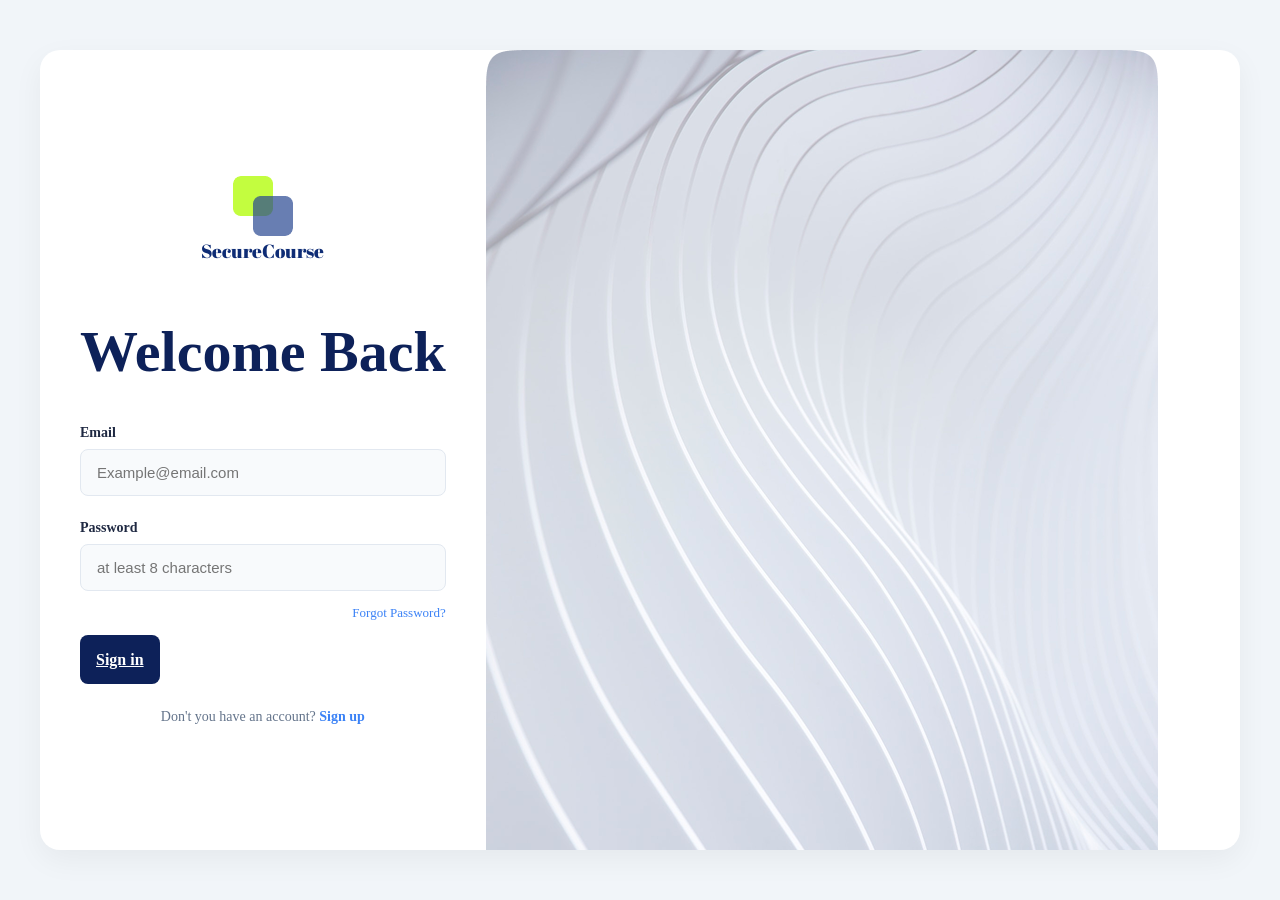
<file: attendance.html>
<!DOCTYPE html>
<html lang="en">

<head>
  <meta charset="UTF-8">
  <meta name="viewport" content="width=device-width, initial-scale=1.0">
  <title>SecureCourse - Attendance</title>
  <link rel="stylesheet" href="attendance.css">
  <link rel="icon" href="./image/secure_course_icon.png">
  <script defer src="attendance.js"></script>
</head>

<body>
  <!-- main container -->
  <div class="app-container">
    <aside class="sidebar">
      <div class="brand">
        <div class="brand-icon">
          <img src="./image/secure_course_logo.png" alt="logo">
        </div>
        <h2>SecureCourse</h2>
      </div>
      <!-- side bar -->
      <nav class="sidebar-nav">
        <a href="./dashboard.html" class="nav-item">
          <span class="icon"><img src="./image/symbols_dashboard.png" alt=""></span> Dashboard
        </a>
        <a href="./profile.html" class="nav-item">
          <span class="icon"><img src="./image/mdi_account-circle-outline.png" alt=""></span> Profile
        </a>
        <a href="./registration.html" class="nav-item">
          <span class="icon"><img src="./image/mdi_register-outline.png" alt=""></span> Registration
        </a>
        <a href="./timetable.html" class="nav-item">
          <span class="icon"><img src="./image/mdi_timetable.png" alt=""></span> Timetable
        </a>
        <a href="./attendance.html" class="nav-item active">
          <span class="icon"><img src="image/attendance.png" alt=""></span> Attendance
        </a>
      </nav>
    </aside>
    <!-- Sidebar overlay for mobile -->
    <div class="sidebar-overlay"></div>
    <!-- main content -->
    <main class="main-content">
      <header class="topbar">
        <button class="hamburger-menu" aria-label="Toggle menu">
          <span></span>
          <span></span>
          <span></span>
        </button>
        <div class="spacer"></div>
        <div class="user-profile-section">
          <button class="notification-btn"><img src="image/mdi_bell-badge-outline.png" alt=""></button>

          <div class="profile-menu">
            <img src="./image/profile-photo.png" alt="Avatar" class="avatar">
            <div class="profile-info">
              <span class="name">Kelvin Yeboah</span>
              <span class="role">Student</span>
            </div>
            <span class="dropdown-arrow">⌄</span>
            <div class="dropdown-content">
              <a href="#"><span><img src="./image/mdi_account-circle-outline.png" alt=""></span> Profile</a>
              <a href="#"><span><img src="image/mdi_password-outline.png" alt=""></span> Change Password</a>
              <div class="divider"></div>
              <a href="#"><span><img src="image/material-symbols_logout.png" alt=""></span> Logout</a>
            </div>
          </div>
        </div>
      </header>

      <div class="content-area">
        <h1 class="page-title">Attendance</h1>

        <div class="attendance-grid">

          <div class="attendance-main">
            <div class="date-selector">
              <div class="date-item"><span>13</span><small>Mon</small></div>
              <div class="date-item"><span>14</span><small>Tue</small></div>
              <div class="date-item active"><span>15</span><small>Wed</small></div>
              <div class="date-item"><span>16</span><small>Thu</small></div>
              <div class="date-item"><span>17</span><small>Fri</small></div>
              <div class="date-item"><span>18</span><small>Sat</small></div>
              <div class="date-item"><span>19</span><small>Sun</small></div>
            </div>

            <h3 class="current-date-title">Wednesday, May 15</h3>

            <div class="log-list">
              <div class="log-card">
                <div class="log-header">
                  <div class="course-info">
                    <span class="course-code">CS 162</span>
                    <h4 class="course-name">Circuit Theory</h4>
                  </div>
                  <span class="status-badge present">Present</span>
                </div>
                <div class="log-footer">
                  <span class="check-label">Check In Time</span>
                  <span class="check-time">08:07 AM</span>
                </div>
              </div>

              <div class="log-card">
                <div class="log-header">
                  <div class="course-info">
                    <span class="course-code">CS 162</span>
                    <h4 class="course-name">Circuit Theory</h4>
                  </div>
                  <span class="status-badge present">Present</span>
                </div>
                <div class="log-footer">
                  <span class="check-label">Check In Time</span>
                  <span class="check-time">08:07 AM</span>
                </div>
              </div>

              <div class="log-card">
                <div class="log-header">
                  <div class="course-info">
                    <span class="course-code">CS 162</span>
                    <h4 class="course-name">Circuit Theory</h4>
                  </div>
                  <span class="status-badge absent">Absent</span>
                </div>
                <div class="log-footer">
                  <span class="check-label">Check In Time</span>
                  <span class="check-time">08:07 AM</span>
                </div>
              </div>

              <div class="log-card">
                <div class="log-header">
                  <div class="course-info">
                    <span class="course-code">CS 162</span>
                    <h4 class="course-name">Circuit Theory</h4>
                  </div>
                  <span class="status-badge absent">Absent</span>
                </div>
                <div class="log-footer">
                  <span class="check-label">Check In Time</span>
                  <span class="check-time">08:07 AM</span>
                </div>
              </div>
            </div>
          </div>

          <div class="leave-side">
            <section class="card-outline leave-section">
              <h3 class="section-title">Requested Leave</h3>
              <div class="leave-card">
                <div class="log-header">
                  <div class="course-info">
                    <span class="course-code">CS 162</span>
                    <h4 class="course-name">Circuit Theory</h4>
                  </div>
                  <span class="status-badge pending">Pending</span>
                </div>
                <div class="log-footer">
                  <span class="check-label">Date</span>
                  <span class="check-time">May 15 - May 20</span>
                </div>
              </div>

              <div class="leave-card">
                <div class="log-header">
                  <div class="course-info">
                    <span class="course-code">CS 162</span>
                    <h4 class="course-name">Circuit Theory</h4>
                  </div>
                  <span class="status-badge approved">Approved</span>
                </div>
                <div class="log-footer">
                  <span class="check-label">Date</span>
                  <span class="check-time">May 15 - May 20</span>
                </div>
              </div>

              <div class="leave-card">
                <div class="log-header">
                  <div class="course-info">
                    <span class="course-code">CS 162</span>
                    <h4 class="course-name">Circuit Theory</h4>
                  </div>
                  <span class="status-badge rejected">Rejected</span>
                </div>
                <div class="log-footer">
                  <span class="check-label">Date</span>
                  <span class="check-time">May 15 - May 20</span>
                </div>
              </div>
            </section>

            <section class="card-outline apply-section">
              <h3 class="section-title">Apply Leave</h3>
              <form class="leave-form">
                <div class="form-group">
                  <label>Start Date</label>
                  <div class="input-with-icon">
                    <input type="text" value="May 20, 2024" placeholder="Select start date">
                    <img src="image/calender-attendance.png" alt="">
                  </div>
                </div>
                <div class="form-group">
                  <label>End Date</label>
                  <div class="input-with-icon">
                    <input type="text" value="May 20, 2024">
                    <img src="image/calender-attendance.png" alt="">
                  </div>
                </div>
                <div class="form-group">
                  <label>Reason for Leave</label>
                  <textarea placeholder="Enter reason for leave."></textarea>
                </div>
              </form>
            </section>
          </div>

        </div>
      </div>
    </main>
  </div>

</body>

</html>
</file>
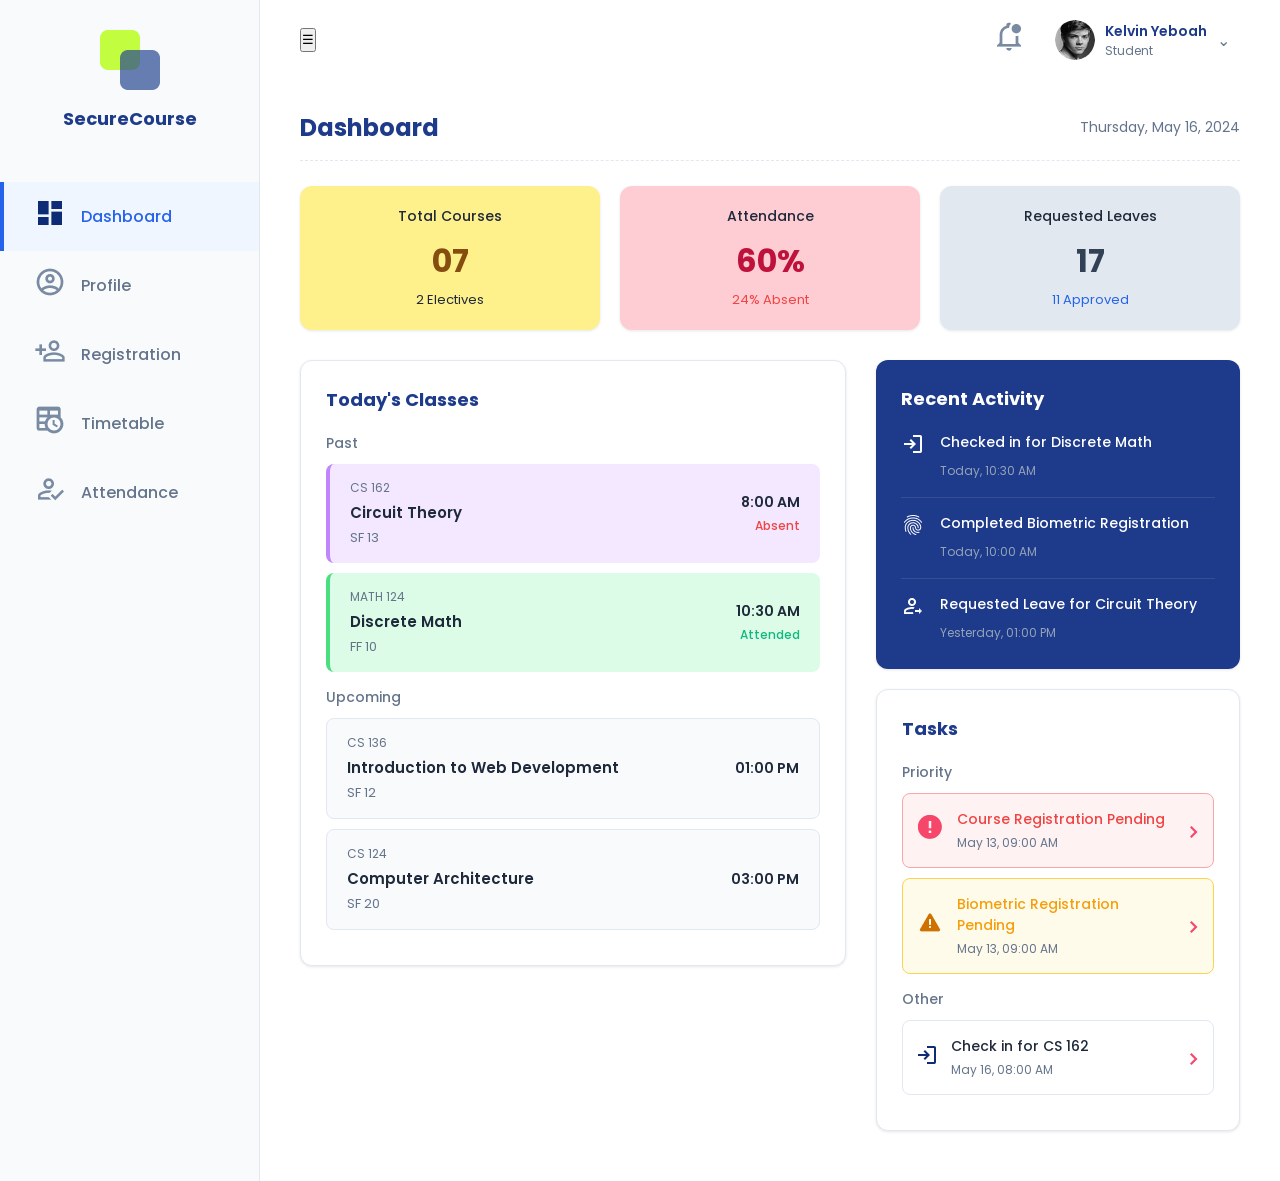
<file: dashboard.html>
<!DOCTYPE html>
<html lang="en">

<head>
    <meta charset="UTF-8">
    <meta name="viewport" content="width=device-width, initial-scale=1.0">
    <title>SecureCourse Dashboard</title>
    <link rel="stylesheet" href="dashboardstyle.css">
    <link rel="icon" href="./image/secure_course_logo.png">
</head>

<body>
    <!-- main container -->
    <div class="app-container">
        <aside class="sidebar">
            <div class="brand">
                <div class="brand-icon">
                    <img src="./image/secure_course_logo.png" alt="logo">
                </div>
                <h2>SecureCourse</h2>
            </div>
            <!-- side bar -->
            <nav class="sidebar-nav">
                <a href="./dashboard.html" class="nav-item active">
                    <span class="icon"><img src="./image/material-symbols_dashboard.png" alt=""></span> Dashboard
                </a>
                <a href="./profile.html" class="nav-item">
                    <span class="icon"><img src="./image/mdi_account-circle-outline.png" alt=""></span> Profile
                </a>
                <a href="./registration.html" class="nav-item">
                    <span class="icon"><img src="./image/mdi_register-outline.png" alt=""></span> Registration
                </a>
                <a href="./timetable.html" class="nav-item">
                    <span class="icon"><img src="./image/mdi_timetable.png" alt=""></span> Timetable
                </a>
                <a href="#" class="nav-item">
                    <span class="icon"><img src="image/mdi_account-check-outline.png" alt=""></span> Attendance
                </a>
            </nav>
        </aside>
        <!-- main content -->
        <main class="main-content">
            <header class="topbar">
                <button class="hamburger-btn">☰</button>
                <div class="spacer"></div>
                <div class="user-profile-section">
                    <button class="notification-btn"><img src="image/mdi_bell-badge-outline.png" alt=""></button>

                    <div class="profile-menu">
                        <img src="./image/profile-photo.png" alt="Avatar" class="avatar">
                        <div class="profile-info">
                            <span class="name">Kelvin Yeboah</span>
                            <span class="role">Student</span>
                        </div>
                        <span class="dropdown-arrow">⌄</span>
                        <div class="dropdown-content">
                            <a href="#"><span><img src="./image/mdi_account-circle-outline.png" alt=""></span>
                                Profile</a>
                            <a href="#"><span><img src="image/mdi_password-outline.png" alt=""></span> Change
                                Password</a>
                            <div class="divider"></div>
                            <a href="#"><span><img src="image/material-symbols_logout.png" alt=""></span> Logout</a>
                        </div>
                    </div>
                </div>
            </header>

            <div class="dashboard-content">

                <div class="page-header">
                    <h1>Dashboard</h1>
                    <span class="date">Thursday, May 16, 2024</span>
                </div>

                <section class="stats-row">
                    <div class="stat-card yellow">
                        <h3>Total Courses</h3>
                        <div class="value">07</div>
                        <p>2 Electives</p>
                    </div>
                    <div class="stat-card pink">
                        <h3>Attendance</h3>
                        <div class="value">60%</div>
                        <p class="danger-text">24% Absent</p>
                    </div>
                    <div class="stat-card gray">
                        <h3>Requested Leaves</h3>
                        <div class="value">17</div>
                        <p class="info-text">11 Approved</p>
                    </div>
                </section>

                <section class="main-grid">

                    <div class="grid-column">
                        <div class="card classes-card">
                            <h2 class="card-title">Today's Classes</h2>

                            <h4 class="section-subtitle">Past</h4>
                            <div class="class-item absent">
                                <div class="class-info">
                                    <span class="course-code">CS 162</span>
                                    <h4>Circuit Theory</h4>
                                    <span class="room">SF 13</span>
                                </div>
                                <div class="class-status">
                                    <span class="time">8:00 AM</span>
                                    <span class="status-label">Absent</span>
                                </div>
                            </div>

                            <div class="class-item attended">
                                <div class="class-info">
                                    <span class="course-code">MATH 124</span>
                                    <h4>Discrete Math</h4>
                                    <span class="room">FF 10</span>
                                </div>
                                <div class="class-status">
                                    <span class="time">10:30 AM</span>
                                    <span class="status-label">Attended</span>
                                </div>
                            </div>

                            <h4 class="section-subtitle">Upcoming</h4>
                            <div class="class-item upcoming">
                                <div class="class-info">
                                    <span class="course-code">CS 136</span>
                                    <h4>Introduction to Web Development</h4>
                                    <span class="room">SF 12</span>
                                </div>
                                <div class="class-status">
                                    <span class="time">01:00 PM</span>
                                </div>
                            </div>

                            <div class="class-item upcoming">
                                <div class="class-info">
                                    <span class="course-code">CS 124</span>
                                    <h4>Computer Architecture</h4>
                                    <span class="room">SF 20</span>
                                </div>
                                <div class="class-status">
                                    <span class="time">03:00 PM</span>
                                </div>
                            </div>
                        </div>
                    </div>

                    <div class="grid-column">

                        <div class="card dark-card">
                            <h2 class="card-title text-white">Recent Activity</h2>
                            <ul class="activity-list">
                                <li>
                                    <span class="act-icon"><img src="image/material-symbols_login.png" alt=""></span>
                                    <div class="act-details">
                                        <p>Checked in for Discrete Math</p>
                                        <span>Today, 10:30 AM</span>
                                    </div>
                                </li>
                                <li>
                                    <span class="act-icon"><img src="image/mdi_fingerprint.png" alt=""></span>
                                    <div class="act-details">
                                        <p>Completed Biometric Registration</p>
                                        <span>Today, 10:00 AM</span>
                                    </div>
                                </li>
                                <li>
                                    <span class="act-icon"><img src="image/mdi_account-arrow-right-outline.png"
                                            alt=""></span>
                                    <div class="act-details">
                                        <p>Requested Leave for Circuit Theory</p>
                                        <span>Yesterday, 01:00 PM</span>
                                    </div>
                                </li>
                            </ul>
                        </div>

                        <div class="card tasks-card">
                            <h2 class="card-title">Tasks</h2>

                            <h4 class="section-subtitle">Priority</h4>
                            <div class="task-item urgent">
                                <span class="task-icon text-red"><img src="./image/zondicons_exclamation-solid.png"
                                        alt=""></span>
                                <div class="task-details">
                                    <p class="text-red">Course Registration Pending</p>
                                    <span>May 13, 09:00 AM</span>
                                </div>
                                <span class="arrow"><img src="image/Vector_Arrow.png" alt=""></span>
                            </div>
                            <div class="task-item warning">
                                <span class="task-icon text-orange"><img src="image/Group.png" alt=""></span>
                                <div class="task-details">
                                    <p class="text-orange">Biometric Registration Pending</p>
                                    <span>May 13, 09:00 AM</span>
                                </div>
                                <span class="arrow"><img src="./image/Vector_Arrow.png" alt=""></span>
                            </div>

                            <h4 class="section-subtitle">Other</h4>
                            <div class="task-item normal">
                                <span class="task-icon"><img src="image/Vector.png" alt=""></span>
                                <div class="task-details">
                                    <p>Check in for CS 162</p>
                                    <span>May 16, 08:00 AM</span>
                                </div>
                                <span class="arrow"><img src="image/Vector_Arrow.png" alt=""></span>
                            </div>
                        </div>

                    </div>
                </section>
            </div>
        </main>
    </div>

    <script src="responsive.js"></script>
</body>

</html>
</file>
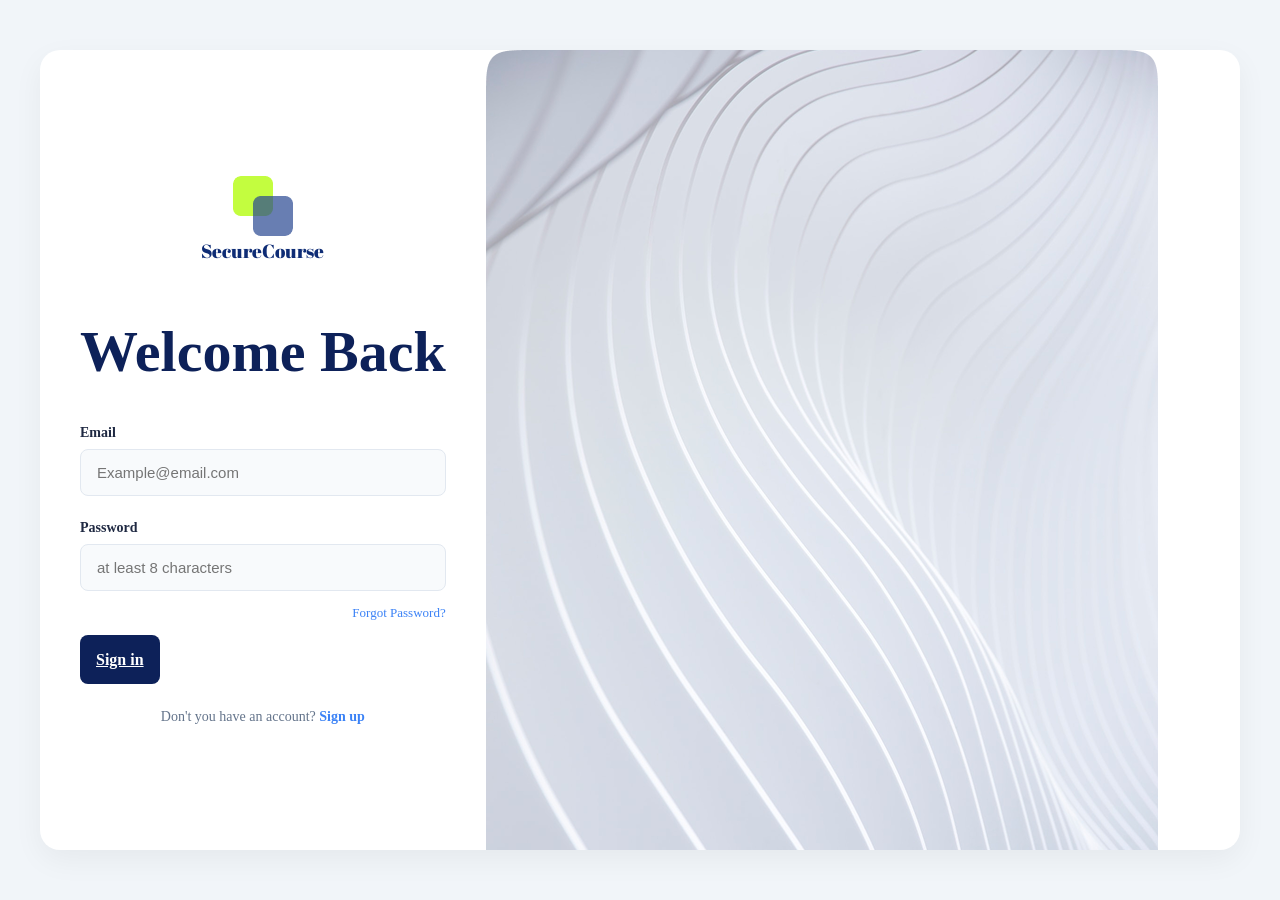
<file: login.html>
<!DOCTYPE html>
<html lang="en">

<head>
  <meta charset="UTF-8">
  <meta name="viewport" content="width=device-width, initial-scale=1.0">
  <title>SecureCourse - Login</title>
  <link rel="icon" href="./image/secure_course_icon.png">
  <link rel="stylesheet" href="login.css">
</head>

<body>

  <div class="login-container">
    <div class="login-form-side">
      <div class="form-wrapper">
        <div class="logo-container">
          <img src="./image/secure_course_icon.png" alt="logo">
          <h3>SecureCourse</h3>
        </div>
        <div class="welcome-text">
          <h1>Welcome Back</h1>
        </div>
        <form>
          <div class="input-group">
            <label for="email">Email</label>
            <input type="email" id="email" placeholder="Example@email.com" required>
          </div>

          <div class="input-group">
            <label for="password">Password</label>
            <input type="password" id="password" placeholder="at least 8 characters" required>
          </div>

          <div class="forgot-password">
            <a href="#">Forgot Password?</a>
          </div>
          <a href="./dashboard.html" class="signin-btn">Sign in</a>
        </form>

        <p class="signup-text">
          Don't you have an account? <a href="./index.html">Sign up</a>
        </p>
      </div>
    </div>

    <div class="login-image-side">
      <img src="./image/login_art.png" alt="">
    </div>
  </div>

  <script src="login.js"></script>
</body>

</html>
</file>
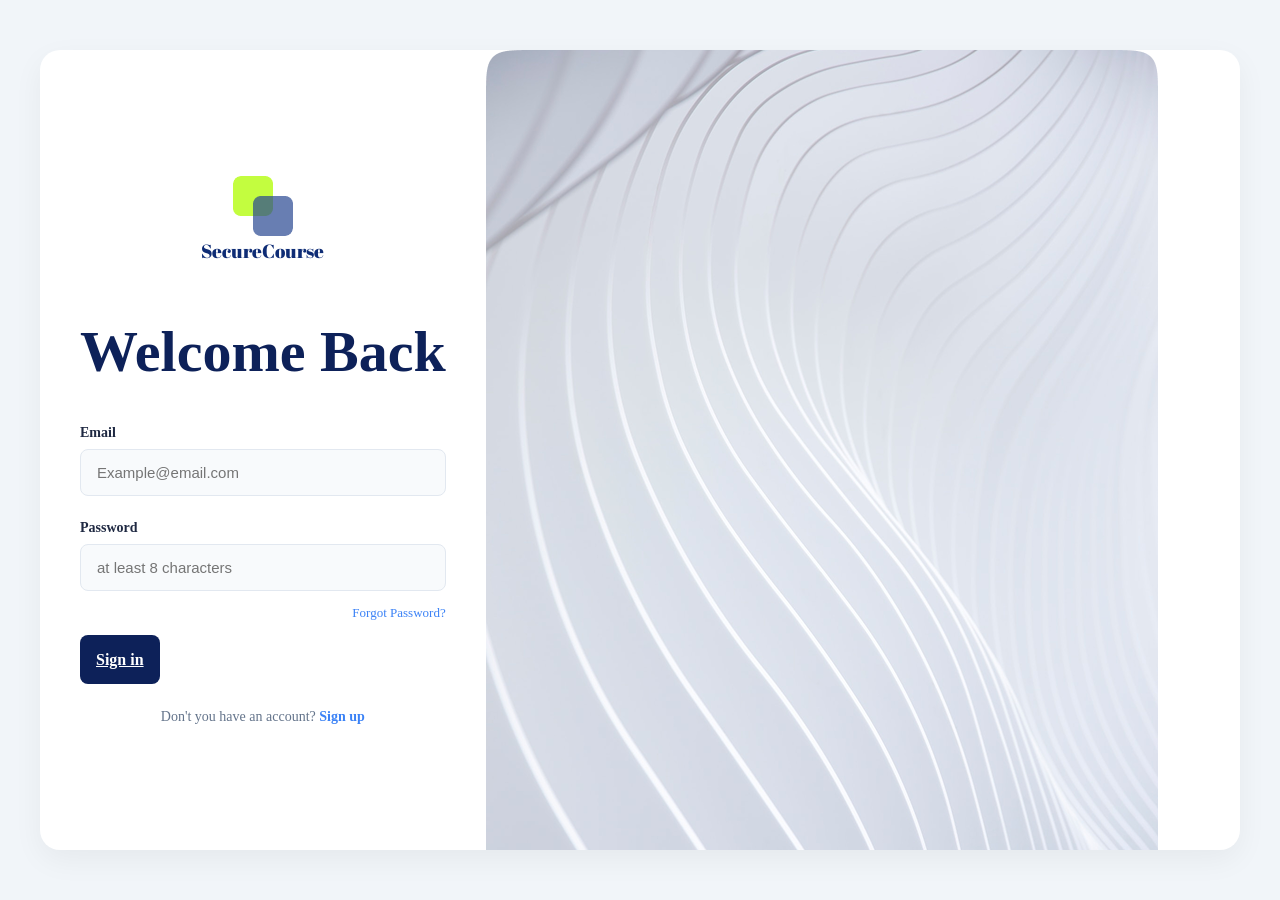
<file: profile.html>
<!DOCTYPE html>
<html lang="en">

<head>
  <meta charset="UTF-8">
  <meta name="viewport" content="width=device-width, initial-scale=1.0">
  <title>SecureCourse - Profile</title>
  <link rel="icon" href="./image/secure_course_icon.png">
  <link rel="stylesheet" href="profile.css">
  <script defer src="profile.js"></script>
</head>

<body>
  <!-- main container -->
  <div class="app-container">
    <aside class="sidebar">
      <div class="brand">
        <div class="brand-icon">
          <img src="./image/secure_course_logo.png" alt="logo">
        </div>
        <h2>SecureCourse</h2>
      </div>
      <!-- side bar -->
      <nav class="sidebar-nav">
        <a href="dashboard.html" class="nav-item">
          <span class="icon"><img src="./image/symbols_dashboard.png" alt=""></span> Dashboard
        </a>
        <a href="./profile.html" class="nav-item active">
          <span class="icon"><img src="./image/profile.png" alt=""></span> Profile
        </a>
        <a href="./registration.html" class="nav-item">
          <span class="icon"><img src="./image/mdi_register-outline.png" alt=""></span> Registration
        </a>
        <a href="./timetable.html" class="nav-item">
          <span class="icon"><img src="./image/mdi_timetable.png" alt=""></span> Timetable
        </a>
        <a href="./attendance.html" class="nav-item">
          <span class="icon"><img src="image/mdi_account-check-outline.png" alt=""></span> Attendance
        </a>
      </nav>
    </aside>
    <!-- Sidebar overlay for mobile -->
    <div class="sidebar-overlay"></div>
    <!-- main content -->
    <main class="main-content">
      <header class="topbar">
        <button class="hamburger-menu" aria-label="Toggle menu">
          <span></span>
          <span></span>
          <span></span>
        </button>
        <div class="spacer"></div>
        <div class="user-profile-section">
          <button class="notification-btn"><img src="image/mdi_bell-badge-outline.png" alt=""></button>
          <div class="profile-menu">
            <img src="./image/profile-photo.png" alt="Avatar" class="avatar">
            <div class="profile-info">
              <span class="name">Kelvin Yeboah</span>
              <span class="role">Student</span>
            </div>
            <span class="dropdown-arrow">⌄</span>
            <div class="dropdown-content">
              <a href="#"><span><img src="./image/mdi_account-circle-outline.png" alt=""></span> Profile</a>
              <a href="#"><span><img src="image/mdi_password-outline.png" alt=""></span> Change Password</a>
              <div class="divider"></div>
              <a href="#"><span><img src="image/material-symbols_logout.png" alt=""></span> Logout</a>
            </div>
          </div>
        </div>
      </header>
      <div class="content-area">
        <h1>Profile</h1>
        <div class="profile-container">
          <div class="img-background">
            <img src="./image/Content.png" alt="">
          </div>
          <div class="avatar-wrapper">
            <img src="./image/profile-photo.png" alt="Kelvin Yeboah" class="profile-avatar">
          </div>

          <div class="user-main-info">
            <h2 class="user-name">Kelvin Yeboah</h2>
            <p class="user-handle">@kelvin_yeboah</p>
            <p class="user-course">Computer Science</p>
          </div>

          <div class="user-stats">
            <div class="stat-item">
              <span class="stat-value">Year 3</span>
              <span class="stat-label">Current Year</span>
            </div>
            <div class="stat-item">
              <span class="stat-value">8989718</span>
              <span class="stat-label">Index Number</span>
            </div>
          </div>

          <div class="info-section">
            <div class="section-header">Personal</div>
            <div class="info-grid personal-grid">
              <div class="info-item">
                <span class="label">Surname</span>
                <span class="value">Yeboah</span>
              </div>
              <div class="info-item">
                <span class="label">Gender</span>
                <span class="value">Male</span>
              </div>
              <div class="info-item">
                <span class="label">Country</span>
                <span class="value">Ghana</span>
              </div>
              <div class="info-item">
                <span class="label">Religion</span>
                <span class="value">Christianity</span>
              </div>
              <div class="info-item">
                <span class="label">Other Names</span>
                <span class="value">Kelvin</span>
              </div>
              <div class="info-item">
                <span class="label">Date of Birth</span>
                <span class="value">01/01/2001</span>
              </div>
              <div class="info-item">
                <span class="label">Region</span>
                <span class="value">Eastern</span>
              </div>
            </div>
          </div>

          <div class="info-section">
            <div class="section-header">Contact</div>
            <div class="info-grid contact-grid">
              <div class="contact-left">
                <div class="info-item">
                  <span class="label">Email</span>
                  <span class="value">kelvin.yeboah@gmail.com</span>
                </div>
                <div class="info-item">
                  <span class="label">Mobile Number</span>
                  <span class="value">0234567891</span>
                </div>
                <div class="info-item">
                  <span class="label">Alternate Mobile Number</span>
                  <span class="value">0509876543</span>
                </div>
              </div>
              <div class="contact-right">
                <div class="info-item">
                  <span class="label">Postal Address</span>
                  <span class="value address-text">
                    c/o Kelvin Yeboah<br>
                    P. O. Box 1122<br>
                    Koforidua
                  </span>
                </div>
              </div>
            </div>
          </div>

        </div>
      </div>
    </main>
  </div>

</body>

</html>
</file>
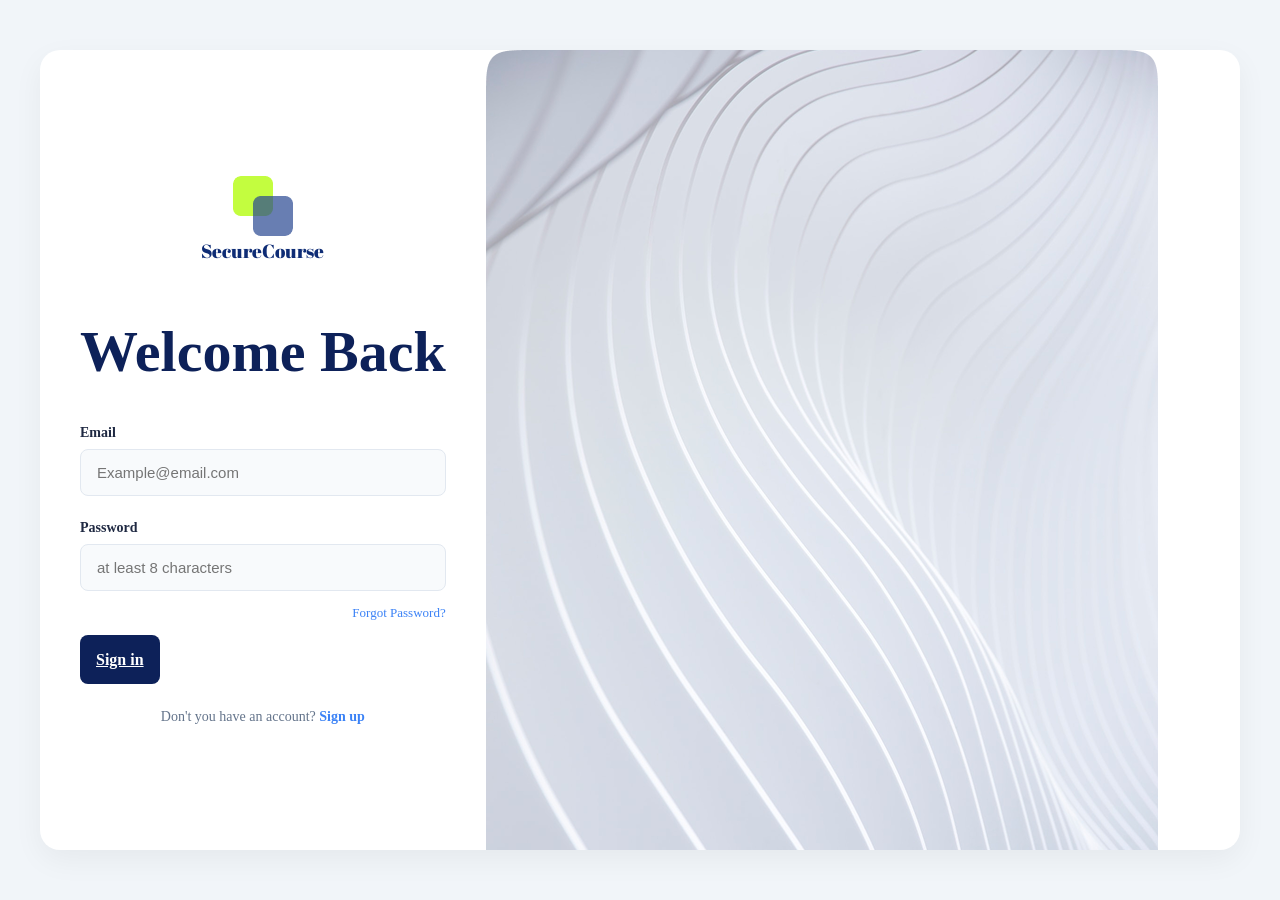
<file: timetable.html>
<!DOCTYPE html>
<html lang="en">

<head>
  <meta charset="UTF-8">
  <meta name="viewport" content="width=device-width, initial-scale=1.0">
  <title>SecureCourse - Timetable</title>
  <link rel="stylesheet" href="./timetable.css">
  <link rel="icon" href="./image/secure_course_icon.png">
  <script defer src="timetable.js"></script>
</head>

<body>
  <!-- main container -->
  <div class="app-container">
    <aside class="sidebar">
      <div class="brand">
        <div class="brand-icon">
          <img src="./image/secure_course_logo.png" alt="logo">
        </div>
        <h2>SecureCourse</h2>
      </div>
      <!-- side bar -->
      <nav class="sidebar-nav">
        <a href="./dashboard.html" class="nav-item">
          <span class="icon"><img src="./image/symbols_dashboard.png" alt=""></span> Dashboard
        </a>
        <a href="./profile.html" class="nav-item">
          <span class="icon"><img src="./image/mdi_account-circle-outline.png" alt=""></span> Profile
        </a>
        <a href="./registration.html" class="nav-item">
          <span class="icon"><img src="./image/mdi_register-outline.png" alt=""></span> Registration
        </a>
        <a href="./timetable.html" class="nav-item active">
          <span class="icon"><img src="./image/timetable.png" alt=""></span> Timetable
        </a>
        <a href="./attendance.html" class="nav-item">
          <span class="icon"><img src="image/mdi_account-check-outline.png" alt=""></span> Attendance
        </a>
      </nav>
    </aside>
    <!-- Sidebar overlay for mobile -->
    <div class="sidebar-overlay"></div>
    <!-- main content -->
    <main class="main-content">
      <header class="topbar">
        <button class="hamburger-menu" aria-label="Toggle menu">
          <span></span>
          <span></span>
          <span></span>
        </button>
        <div class="spacer"></div>
        <div class="user-profile-section">
          <button class="notification-btn"><img src="image/mdi_bell-badge-outline.png" alt=""></button>
          <div class="profile-menu">
            <img src="./image/profile-photo.png" alt="Avatar" class="avatar">
            <div class="profile-info">
              <span class="name">Kelvin Yeboah</span>
              <span class="role">Student</span>
            </div>
            <span class="dropdown-arrow">⌄</span>
            <div class="dropdown-content">
              <a href="#"><span><img src="./image/mdi_account-circle-outline.png" alt=""></span> Profile</a>
              <a href="#"><span><img src="image/mdi_password-outline.png" alt=""></span> Change Password</a>
              <div class="divider"></div>
              <a href="#"><span><img src="image/material-symbols_logout.png" alt=""></span> Logout</a>
            </div>
          </div>
        </div>
      </header>

      <div class="content-area">
        <h1 class="page-title">Timetable</h1>

        <div class="timetable-grid">

          <section class="card schedule-main">
            <div class="date-selector">
              <div class="date-item"><span>13</span><small>Mon</small></div>
              <div class="date-item"><span>14</span><small>Tue</small></div>
              <div class="date-item"><span>15</span><small>Wed</small></div>
              <div class="date-item active"><span>16</span><small>Thu</small></div>
              <div class="date-item"><span>17</span><small>Fri</small></div>
              <div class="date-item"><span>18</span><small>Sat</small></div>
              <div class="date-item"><span>19</span><small>Sun</small></div>
            </div>

            <h2 class="sub-section-title">Classes</h2>

            <div class="class-list">
              <div class="class-card purple">
                <div class="class-info">
                  <span class="course-code">CS 162</span>
                  <h3 class="course-title">Circuit Theory</h3>
                  <p class="location">SF 13</p>
                </div>
                <div class="class-time">8:00 AM</div>
              </div>

              <div class="class-card blue">
                <div class="class-info">
                  <span class="course-code">CS 162</span>
                  <h3 class="course-title">Circuit Theory</h3>
                  <p class="location">SF 13</p>
                </div>
                <div class="class-time">10:30 AM</div>
              </div>

              <div class="class-card lime">
                <div class="class-info">
                  <span class="course-code">CS 162</span>
                  <h3 class="course-title">Circuit Theory</h3>
                  <p class="location">SF 13</p>
                </div>
                <div class="class-time-group">
                  <div class="class-time">01:00 PM</div>
                  <span class="status-tag">Postponed</span>
                </div>
              </div>

              <div class="class-card orange">
                <div class="class-info">
                  <span class="course-code">CS 162</span>
                  <h3 class="course-title">Circuit Theory</h3>
                  <p class="location">SF 13</p>
                </div>
                <div class="class-time">02:00 PM</div>
              </div>
            </div>
          </section>

          <div class="side-panel">
            <div class="calendar-widget">
              <div class="calendar-header">
                <img src="image/back arrow.png" alt="">
                <h3>May</h3>
                <img src="image/front arrow.png" alt="">
              </div>
              <div class="calendar-days">
                <span>M</span><span>T</span><span>W</span><span>T</span><span>F</span><span
                  class="weekend">S</span><span class="weekend">S</span>
                <span class="empty"></span><span class="empty"></span><span
                  class="empty"></span><span>1</span><span>2</span><span>3</span><span>4</span><span>5</span>
                <span>6</span><span>7</span><span>8</span><span>9</span><span>10</span><span>11</span><span>12</span>
                <span>13</span><span>14</span><span>15</span><span
                  class="today">16</span><span>17</span><span>18</span><span>19</span>
                <span>20</span><span>21</span><span>22</span><span>23</span><span>24</span><span>25</span><span>26</span>
                <span>27</span><span>28</span><span>29</span><span>30</span><span>31</span>
              </div>
            </div>

            <div class="card events-widget">
              <h2 class="section-title">Upcoming Events</h2>
              <div class="event-item">
                <div class="event-icon"><img src="./image/calender.png" alt="calender logo"></div>
                <div class="event-details">
                  <h4>Level-Up Seminar</h4>
                  <p>May 31 @ 10:00 AM</p>
                </div>
              </div>
              <div class="event-item">
                <div class="event-icon"><img src="image/calender.png" alt="calender logo"></div>
                <div class="event-details">
                  <h4>Innovation Fair</h4>
                  <p>June 13 @ 9:00 AM</p>
                </div>
              </div>
              <div class="event-item">
                <div class="event-icon"><img src="./image/calender.png" alt="calender logo"></div>
                <div class="event-details">
                  <h4>College Elections</h4>
                  <p>June 19 from 8:00 AM to 5:00 PM</p>
                </div>
              </div>
            </div>
          </div>
        </div>
      </div>
    </main>
  </div>
</body>

</html>
</file>
<file: attendance.css>
@import url('https://fonts.googleapis.com/css2?family=Abril+Fatface&display=swap');
@import url('https://fonts.googleapis.com/css2?family=Poppins:ital,wght@0,100;0,200;0,300;0,400;0,500;0,600;0,700;0,800;0,900;1,100;1,200;1,300;1,400;1,500;1,600;1,700;1,800;1,900&display=swap');

* {
    margin: 0;
    padding: 0;
    box-sizing: border-box;
    }

body {
    background-color: #ffffff;
    color: #1e293b;
}

.app-container {
    display: flex;
    min-height: 100vh;
}

.sidebar {
    width: 260px;
    background-color: #f8fafc;
    border-right: 1px solid #e2e8f0;
    display: flex;
    flex-direction: column;
}

.brand {
    padding: 30px 20px;
    display: flex;
    flex-direction: column;
    align-items: center;
    gap: 15px;
}

.brand-icon {
    width: 60px;
    height: 60px;
    gap: 11px;
}

.brand h2 {
    font-size: 18px;
    color: #1e3a8a;
}

.sidebar-nav {
    padding: 20px 0;
    display: flex;
    flex-direction: column;
}

.nav-item {
    display: flex;
    align-items: center;
    gap: 15px;
    padding: 15px 30px;
    text-decoration: none;
    color: #64748b;
    font-weight: 500;
    border-left: 4px;
}

.nav-item:hover {
    background-color: #f1f5f9;
    color: #1e3a8a;
}

.nav-item.active {
    color: #2563eb;
    border-left-color: #2563eb;
    background-color: #eff6ff;
}

.nav-item .icon{
    font-size: 18px;
}

.main-content {
    flex: 1;
    display: flex;
    flex-direction: column;
}

.topbar {
    display: flex;
    justify-content: space-between;
    align-items: center;
    padding: 15px 40px;
    border-bottom: 1px 
}

.user-profile-section {
    display: flex;
    align-items: center;
    gap: 20px;
}

.notification-btn {
    background: none;
    border: none;
    font-size: 20px;
    cursor: pointer;
    color: #64748b;
    transition: all 0.2s ease-in-out;
}
.notification-btn:hover{
    color: #1e3a8a;
    transform: scale(1.1);
}

.profile-menu {
    display: flex;
    align-items: center;
    gap: 10px;
    cursor: pointer;
    position: relative;
    padding: 5px 10px;
    border-radius: 8px;
    transition: all 0.2s ease-in-out;
}

.profile-menu:hover{
    background-color: #f8fafc;
}

.avatar{
    width: 40px;
    height: 40px;
    border-radius: 50%;
}
.profile-info{
    display: flex;
    flex-direction: column;
}
.name{
    font-weight: 600;
    font-size: 14px;
    color: #1e3a8a;
}
.role{
    font-size: 12px;
    color: #64748b;
}
.dropdown-arrow{
    color: #64748b;
}

.dropdown-content {
    display: none;
    position: absolute;
    top: 100%;
    right: 0;
    background-color: white;
    min-width: 200px;
    box-shadow: 0 10px 15px -3px #0000001A;
    border-radius: 8px;
    border: 1px solid #e2e8f0;
    padding: 10px 0px;
}

/* Shows dropdown on hover */
.profile-menu:hover .dropdown-content {
    display: block; 
}

.dropdown-content a{
    color: #1e293b;
    padding: 12px 20px;
    text-decoration: none;
    display: flex;
    align-items: center;
    gap: 10px;
    font-size: 14px;
    transition: all 0.2s ease-in-out;
}

.dropdown-content a:hover{
    background-color: #f8fafc;
    color: #2563eb;
}

.divider{
    height: 1px;
    background-color: #e2e8f0;
    margin: 5px 0px;
}

/* --- Content Layout --- */
.content-area{
    padding: 30px 40px;
}
.page-title{
    font-size: 22px;
    font-weight: 600;
    margin-bottom: 25px;
}
.attendance-grid{
    display: grid;
    grid-template-columns: 1fr 400px;
}

/* ===== HAMBURGER MENU STYLING ===== */
.hamburger-menu {
    display: none;
    flex-direction: column;
    gap: 5px;
    background: none;
    border: none;
    cursor: pointer;
    padding: 8px;
}

.hamburger-menu span {
    width: 25px;
    height: 3px;
    background-color: #1e3a8a;
    border-radius: 2px;
    transition: all 0.3s ease;
}

.hamburger-menu:hover span {
    background-color: #2563eb;
}

/* Sidebar overlay for mobile */
.sidebar-overlay {
    display: none;
    position: fixed;
    top: 0;
    left: 0;
    right: 0;
    bottom: 0;
    background-color: rgba(0, 0, 0, 0.5);
    z-index: 999;
}

.sidebar-overlay.active {
    display: block;
}

/* ===== MOBILE RESPONSIVENESS ===== */
@media (max-width: 768px) {
    .hamburger-menu {
        display: flex;
    }

    .sidebar {
        position: fixed;
        left: 0;
        top: 0;
        height: 100vh;
        width: 260px;
        z-index: 1000;
        transform: translateX(-100%);
        transition: transform 0.3s ease;
        border-right: none;
        box-shadow: 2px 0 10px rgba(0, 0, 0, 0.1);
    }

    .sidebar.active {
        transform: translateX(0);
    }

    .topbar {
        padding: 15px 20px;
        gap: 10px;
    }

    .user-profile-section {
        gap: 10px;
    }

    .avatar {
        width: 35px;
        height: 35px;
    }

    .profile-info {
        display: none;
    }

    .dropdown-arrow {
        display: none;
    }

    .content-area {
        padding: 20px;
    }

    .page-title {
        font-size: 20px;
        margin-bottom: 20px;
    }

    .attendance-grid {
        grid-template-columns: 1fr;
        gap: 20px;
    }

    .log-card {
        display: flex;
        justify-content: space-between;
        align-items: center;
        padding: 12px;
        margin-bottom: 10px;
    }

    .dropdown-content {
        position: fixed;
        top: auto;
        right: 0;
        left: 0;
        bottom: 0;
        width: 100%;
        border-radius: 20px 20px 0 0;
        border: none;
        max-width: 100%;
        transform: translateY(100%);
        transition: transform 0.3s ease;
        box-shadow: 0 -2px 10px rgba(0, 0, 0, 0.1);
    }

    .dropdown-content.active {
        transform: translateY(0);
        display: flex;
        flex-direction: column;
    }

    .profile-menu:hover .dropdown-content {
        display: none;
    }
}

@media (max-width: 480px) {
    .sidebar {
        width: 100%;
    }

    .hamburger-menu span {
        width: 22px;
    }

    .topbar {
        padding: 12px 15px;
    }

    .content-area {
        padding: 15px;
    }

    .page-title {
        font-size: 18px;
    }

    .date-selector {
        justify-content: flex-start;
        overflow-x: auto;
    }

    .date-item {
        min-width: 60px;
    }

    .log-header {
        flex-direction: column;
        align-items: flex-start;
        gap: 8px;
    }

    .notification-btn {
        font-size: 18px;
        gap: 30px;
    }
}

/* --- Date Selector --- */
.date-selector{
    display: flex;
    gap: 10px;
    margin-bottom: 25px;
}
.date-item {
  flex: 1;
  padding: 12px 5px;
  border-radius: 8px;
  background-color: #f1f5f9;
  text-align: center;
  cursor: pointer; 
  transition: 0.2s;
  border: 1px solid transparent;
}

.date-item:hover{
    background-color: #e2e8f0;
}
.date-item.active{
    background-color: #0d2159; 
    color: #ffffff; 
}
.date-item span{
    display: block;
    font-size: 18px; 
    font-weight: 600;
}
.date-item small{
    font-size: 12px;
    color: #8b9bb4; 
}
.date-item.active small{ 
    color: #ffffff;
}

.current-date-title { 
    font-size: 16px; 
    margin-bottom: 20px; 
    font-weight: 600; 
}

/* --- Attendance Logs --- */
.log-list { 
    display: flex; 
    flex-direction: column; 
    gap: 15px; 
}

.log-card, .leave-card {
  border: 1px solid #e2e8f0; 
  border-radius: 10px; 
  overflow: hidden;
  cursor: pointer;
}
.log-card:hover, .leave-card:hover { 
    transform: translateY(-2px); 
    box-shadow: 0 4px 10px rgba(0,0,0,0.05); 
}

.log-header {
  padding: 12px 18px; 
  background-color: #f8fafc;
  display: flex; 
  justify-content: space-between; 
  align-items: center;
}
.course-code { 
    font-size: 11px; 
    color: #8b9bb4; 
    font-weight: 600; 
}
.course-name { 
    font-size: 14px; 
    font-weight: 600; 
}

.log-footer { 
    padding: 12px 18px; 
    display: flex; 
    flex-direction: column; 
    gap: 2px; 
}
.check-label { 
    font-size: 12px; 
    color: #8b9bb4; 
}
.check-time { 
    font-size: 14px; 
    font-weight: 500; 
}

/* --- Badges --- */
.status-badge {
  padding: 4px 12px; 
  border-radius: 6px; 
  font-size: 12px; 
  font-weight: 600;
}
.present { 
    background-color: #dcfce7; 
    color: #166534; 
}
.absent { 
    background-color: #fee2e2; 
    color: #991b1b; 
}
.pending { 
    background-color: #fef3c7; 
    color: #92400e; 
}
.approved { 
    background-color: #ecfccb; 
    color: #3f6212; 
}
.rejected { 
    background-color: #fce7f3; 
    color: #9d174d; 
}

/* --- Side Column --- */
.card-outline {
  border: 1px solid #e2e8f0; 
  border-radius: 12px; 
  padding: 20px; 
  margin-bottom: 25px;
}
.section-title { 
    font-size: 16px; 
    text-align: center; 
    margin-bottom: 20px; 
    color: #1f2942; 
}
.leave-section { 
    display: flex; 
    flex-direction: column; 
    gap: 12px; 
}

/* --- Forms --- */
.form-group { 
    margin-bottom: 15px; 
}
.form-group label { 
    display: block; 
    font-size: 13px; 
    font-weight: 600; 
    margin-bottom: 6px; 
}
.input-with-icon { 
    position: relative; 
}
.input-with-icon input, .form-group textarea {
  width: 100%; 
  padding: 10px 12px; 
  border: 1px solid #e2e8f0; 
  border-radius: 8px;
  font-size: 14px; 
  color: #1f2942; 
  background-color: #ffffff;
}
.form-group textarea { 
    height: 80px; 
    resize: none; 
}
.form-group input:focus, .form-group textarea:focus {
  outline: none; 
  border-color: #0d2159;
}
</file>
<file: dashboardstyle.css>
@import url('https://fonts.googleapis.com/css2?family=Abril+Fatface&display=swap');
@import url('https://fonts.googleapis.com/css2?family=Poppins:ital,wght@0,100;0,200;0,300;0,400;0,500;0,600;0,700;0,800;0,900;1,100;1,200;1,300;1,400;1,500;1,600;1,700;1,800;1,900&display=swap');

* {
    margin: 0;
    padding: 0;
    box-sizing: border-box;
    font-family: 'Poppins';
}

body {
    background-color: #ffffff;
    color: #1e293b;
}

.app-container {
    display: flex;
    min-height: 100vh;
}

.sidebar {
    width: 260px;
    background-color: #f8fafc;
    border-right: 1px solid #e2e8f0;
    display: flex;
    flex-direction: column;
}

.brand {
    padding: 30px 20px;
    display: flex;
    flex-direction: column;
    align-items: center;
    gap: 15px;
}

.brand-icon {
    width: 60px;
    height: 60px;
    gap: 11px;
}

.brand h2 {
    font-size: 18px;
    color: #1e3a8a;
}

.sidebar-nav {
    padding: 20px 0;
    display: flex;
    flex-direction: column;
}

.nav-item {
    display: flex;
    align-items: center;
    gap: 15px;
    padding: 15px 30px;
    text-decoration: none;
    color: #64748b;
    font-weight: 500;
    transition: all 0.2s ease-in-out;
    border-left: 4px solid transparent
}

.nav-item:hover {
    background-color: #f1f5f9;
    color: #1e3a8a;
}

.nav-item.active {
    color: #2563eb;
    border-left-color: #2563eb;
    background-color: #eff6ff;
}

.nav-item .icon { 
    font-size: 18px; 
}

.main-content {
    flex: 1;
    display: flex;
    flex-direction: column;
}

.topbar {
    display: flex;
    justify-content: space-between;
    align-items: center;
    padding: 15px 40px;
    border-bottom: 1px 
}

.user-profile-section {
    display: flex;
    align-items: center;
    gap: 20px;
}

.notification-btn {
    background: none;
    border: none;
    font-size: 20px;
    cursor: pointer;
    color: #64748b;
    transition: all 0.2s ease-in-out;
}
.notification-btn:hover { 
    color: #1e3a8a; 
    transform: scale(1.1); 
}

.profile-menu {
    display: flex;
    align-items: center;
    gap: 10px;
    cursor: pointer;
    position: relative;
    padding: 5px 10px;
    border-radius: 8px;
    transition: all 0.2s ease-in-out;
}

.profile-menu:hover { 
    background-color: #f8fafc; 
}

.avatar { 
    width: 40px; 
    height: 40px; 
    border-radius: 50%; 
}
.profile-info { 
    display: flex; 
    flex-direction: column; 
}
.name { 
    font-weight: 600; 
    font-size: 14px; 
    color: #1e3a8a; 
}
.role { 
    font-size: 12px; 
    color: #64748b; 
}
.dropdown-arrow { 
    color: #64748b; 
}

.dropdown-content {
    display: none;
    position: absolute;
    top: 100%;
    right: 0;
    background-color: white;
    min-width: 200px;
    box-shadow: 0 10px 15px -3px #0000001A;
    border-radius: 8px;
    border: 1px solid #e2e8f0;
    z-index: 100;
    padding: 10px 0;
}

/* Shows dropdown on hover */
.profile-menu:hover .dropdown-content{
    display: block; 
}

.dropdown-content a {
    color: #1e293b;
    padding: 12px 20px;
    text-decoration: none;
    display: flex;
    align-items: center;
    gap: 10px;
    font-size: 14px;
    transition: all 0.2s ease-in-out;
}

.dropdown-content a:hover{
    background-color: #f8fafc;
    color: #2563eb;
}

.divider{
    height: 1px;
    background-color: #e2e8f0;
    margin: 5px 0;
}

.dashboard-content{
    padding: 30px 40px;
}

.page-header {
    display: flex;
    justify-content: space-between;
    align-items: center;
    margin-bottom: 25px;
    border-bottom: 1px dashed #e2e8f0;
    padding-bottom: 15px;
}

.page-header h1{
    font-size: 24px; 
    color: #1e3a8a;
}

.page-header .date{
    color: #64748b; 
    font-size: 14px;
}

.stats-row {
    display: grid;
    grid-template-columns: repeat(3, 1fr);
    gap: 20px;
    margin-bottom: 30px;
}

.stat-card {
    padding: 20px;
    border-radius: 12px;
    text-align: center;
    box-shadow: 0 1px 3px #0000001A;
    transition: all 0.2s ease-in-out;
    cursor: default;
}

.stat-card:hover{
    transform: translateY(-3px); 
    box-shadow: 0 4px 6px -1px #0000001A;
}

.stat-card h3{
    font-size: 14px;
    font-weight: 500; 
    color: #1e293b; 
    margin-bottom: 10px;
}
.stat-card .value{
    font-size: 32px;
    font-weight: 700;
    margin-bottom: 5px;
}
.stat-card p{
    font-size: 13px;
}

.stat-card.yellow{
    background-color: #fef08a;
}
.stat-card.yellow .value{
    color: #854d0e;
}
.stat-card.pink{
    background-color: #fecdd3;
}
.stat-card.pink .value{
    color: #be123c;
}
.danger-text{
    color: #ef4444;
}
.stat-card.gray{
    background-color: #e2e8f0;
}
.stat-card.gray .value{
    color: #334155;
}
.info-text{
    color: #2563eb;
}

.main-grid {
    display: grid;
    grid-template-columns: 1.5fr 1fr;
    gap: 30px;
}

.card {
    background: white;
    border: 1px solid #e2e8f0;
    border-radius: 12px;
    padding: 25px;
    margin-bottom: 20px;
    box-shadow: 0 1px 3px #0000001A;
}

.card-title{
    font-size: 18px; 
    margin-bottom: 
    20px; color: #1e3a8a; 
}
.section-subtitle{
    font-size: 14px; 
    color: #64748b; 
    margin: 15px 0 10px 0; 
    font-weight: 500; 
}

.class-item {
    display: flex;
    justify-content: space-between;
    align-items: center;
    padding: 15px 20px;
    border-radius: 8px;
    margin-bottom: 10px;
    transition: all 0.2s ease-in-out;
}
.class-item:hover { 
    transform: translateX(4px); 
    box-shadow: 0 1px 3px #0000001A; 
}

.class-info { 
    display: flex; 
    flex-direction: column; 
    gap: 4px; 
}
.course-code { 
    font-size: 12px; 
    color: #64748b; 
    text-transform: uppercase; 
}
.class-info h4 { 
    font-size: 15px; 
    font-weight: 600; 
    color: #1e293b; 
}
.room { 
    font-size: 13px; 
    color: #64748b; 
}
 
.class-status { 
    display: flex; 
    flex-direction: column; 
    align-items: flex-end; 
    gap: 4px; 
}
.time { 
    font-weight: 600; 
    font-size: 14px; 
}
.status-label { 
    font-size: 12px; 
    font-weight: 500; 
}

.absent { 
    background-color: #f3e8ff; 
    border-left: 4px solid #c084fc; 
}
.absent .status-label { 
    color: #ef4444; 
}

.attended { 
    background-color: #dcfce7; 
    border-left: 4px solid #4ade80; 
}
.attended .status-label { 
    color: #10b981; 
}

.upcoming{
    background-color: #f8fafc;
    border: 1px solid #e2e8f0;
}

.dark-card{
    background-color: #1e3a8a;
    border: none;
}
.text-white {
    color: white;
}

.activity-list{
    list-style: none;
    display: flex;
    flex-direction: column;
    gap: 15px;
}
.activity-list li {
    display: flex;
    align-items: flex-start;
    gap: 15px;
    padding-bottom: 15px;
    border-bottom: 1px solid #ffffff1A;
}
.activity-list li:last-child { 
    border-bottom: none; 
    padding-bottom: 0;
}
.act-icon{
    color: #94a3b8;
    font-size: 18px;
}
.act-details p{
    color: white;
    font-size: 14px;
    font-weight: 500;
    margin-bottom: 4px;
}
.act-details span{
    color: #94a3b8;
    font-size: 12px;
}

.task-item {
    display: flex;
    align-items: center;
    gap: 15px;
    padding: 15px;
    border: 1px solid #e2e8f0;
    border-radius: 8px;
    margin-bottom: 10px;
    cursor: pointer;
    transition: all 0.2s ease-in-out;
}
.task-item:hover{
    transform: translateX(4px);
    box-shadow: 0 1px 3px #0000001A;
}

.task-item.urgent{
    border-color: #fca5a5;
    background-color: #fef2f2;
}
.task-item.warning{
    border-color: #fcd34d;
    background-color: #fffbeb;
}

.task-icon{
    font-weight: bold;
    font-size: 18px;
}
.text-red{
    color: #ef4444;
}
.text-orange {
    color: #f59e0b;
}

.task-details{
    flex: 1;
    display: flex;
    flex-direction: column;
    gap: 4px;
}
.task-details p{
    font-size: 14px;
    font-weight: 500;
}
.task-details span{
    font-size: 12px;
    color: #64748b;
}
.arrow{
    color: #64748b;
    font-size: 20px;
}

/* Responsive adjustments */
@media(max-width: 1024px){
    .main-grid{grid-template-columns: 1fr;}
}

/* ===== HAMBURGER MENU STYLING ===== */
.hamburger-menu {
    display: table;
    flex-direction: column;
    gap: 5px;
    background: none;
    border: none;
    cursor: pointer;
    padding: 8px;
}

.hamburger-menu span {
    width: 25px;
    height: 3px;
    background-color: #1e3a8a;
    border-radius: 2px;
    transition: all 0.3s ease;
}

.hamburger-menu:hover span {
    background-color: #2563eb;
}

/* Sidebar overlay for mobile */
.sidebar-overlay {
    display: none;
    position: fixed;
    top: 0;
    left: 0;
    right: 0;
    bottom: 0;
    background-color: rgba(0, 0, 0, 0.5);
    z-index: 999;
}

.sidebar-overlay.active {
    display: block;
}

/* ===== MOBILE RESPONSIVENESS ===== */
@media (max-width: 768px) {
    /* Hamburger menu display */
    .hamburger-menu {
        display: flex;
    }

    /* Sidebar positioning for mobile */
    .sidebar {
        position: fixed;
        left: 0;
        top: 0;
        height: 100vh;
        width: 260px;
        z-index: 1000;
        transform: translateX(-100%);
        transition: transform 0.3s ease;
        border-right: none;
        box-shadow: 2px 0 10px rgba(0, 0, 0, 0.1);
    }

    .sidebar.active {
        transform: translateX(0);
    }

    /* Navigation adjustments */
    .nav-item {
        padding: 15px 20px;
    }

    /* Topbar adjustments */
    .topbar {
        padding: 15px 20px;
        gap: 10px;
    }

    .spacer {
        flex: 1;
    }

    .user-profile-section {
        gap: 10px;
    }

    .avatar {
        width: 35px;
        height: 35px;
    }

    .profile-info {
        display: none;
    }

    .dropdown-arrow {
        display: none;
    }

    /* Dashboard content */
    .dashboard-content {
        padding: 20px;
    }

    .page-header {
        flex-direction: column;
        align-items: flex-start;
        gap: 10px;
    }

    .page-header h1 {
        font-size: 20px;
    }

    /* Stats grid - responsive */
    .stats-row {
        grid-template-columns: 1fr;
        gap: 15px;
    }

    /* Main grid - single column */
    .main-grid {
        grid-template-columns: 1fr;
        gap: 20px;
    }

    /* Card padding */
    .card {
        padding: 15px;
        margin-bottom: 15px;
    }

    .card-title {
        font-size: 16px;
    }

    /* Class items responsive */
    .class-item {
        flex-direction: column;
        align-items: flex-start;
        gap: 10px;
    }

    .class-status {
        width: 100%;
        flex-direction: row;
        justify-content: space-between;
        align-items: center;
    }

    .section-subtitle {
        margin-top: 10px;
        margin-bottom: 8px;
    }

    /* Activity list responsive */
    .activity-list li {
        padding-bottom: 10px;
    }

    /* Dropdown for mobile */
    .dropdown-content {
        position: fixed;
        top: auto;
        right: 0;
        left: 0;
        bottom: 0;
        width: 100%;
        border-radius: 20px 20px 0 0;
        border: none;
        max-width: 100%;
        transform: translateY(100%);
        transition: transform 0.3s ease;
        box-shadow: 0 -2px 10px rgba(0, 0, 0, 0.1);
    }

    .dropdown-content.active {
        transform: translateY(0);
        display: flex;
        flex-direction: column;
    }

    .dropdown-content a {
        padding: 15px 20px;
    }

    .profile-menu:hover .dropdown-content {
        display: none;
    }
}

@media (max-width: 480px) {
    /* Extra small devices */
    .sidebar {
        width: 100%;
    }

    .hamburger-menu span {
        width: 22px;
    }

    .topbar {
        padding: 12px 15px;
    }

    .dashboard-content {
        padding: 15px;
    }

    .page-header h1 {
        font-size: 18px;
    }

    .card-title {
        font-size: 14px;
    }

    .stat-card {
        padding: 15px;
    }

    .stat-card .value {
        font-size: 24px;
    }

    .class-info h4 {
        font-size: 13px;
    }

    .notification-btn {
        font-size: 18px;
    }
}
</file>
<file: login.css>
@import url("https://fonts.googleapis.com/css2?family=Abril+Fatface&display=swap");
@import url("https://fonts.googleapis.com/css2?family=Poppins:ital,wght@0,100;0,200;0,300;0,400;0,500;0,600;0,700;0,800;0,900;1,100;1,200;1,300;1,400;1,500;1,600;1,700;1,800;1,900&display=swap");
@import url("https://fonts.googleapis.com/css2?family=Roboto:ital,wght@0,100..900;1,100..900&display=swap");

/* --- Base Reset --- */
* {
  margin: 0;
  padding: 0;
  box-sizing: border-box;
}

body {
  background-color: #f1f5f9;
  display: flex;
  align-items: center;
  justify-content: center;
  min-height: 100vh;
}

.login-container {
  display: flex;
  width: 100%;
  max-width: 1200px;
  height: 800px;
  background-color: #ffffff;
  border-radius: 20px;
  overflow: hidden;
  box-shadow: 0 10px 30px #0000000d;
  margin: 20px;
}

/* --- Left Side: Form --- */
.login-form-side {
  display: flex;
  align-items: center;
  justify-content: center;
  padding: 40px;
}

.form-wrapper {
  width: 100%;
  max-width: 400px;
}

.logo-container {
  display: flex;
  flex-direction: column;
  align-items: center;
  margin-bottom: 50px;
}

.logo-container img {
  width: 60px;
  height: 60px;
  left: 307px;
  border-radius: 8px;
  gap: 11px;
}

.logo-container h3 {
  width: 156px;
  height: 32px;
  letter-spacing: 0%;
  size: 24px;
  line-height: 100%;
  font-weight: 400;
  top: 257.5px;
  left: 258px;
  display: flex;
  flex-direction: column;
  align-items: center;
  justify-content: center;
  color: #0e2c75;
  font-family: "Abril Fatface";
  font-style: "regular";
  gap: 32px;
}

.welcome-text {
  font-size: 29px;
  font-weight: 700;
  color: #0d2159;
  text-align: center;
  margin-bottom: 40px;
}

/* --- Input Styling --- */
.input-group {
  margin-bottom: 24px;
}

.input-group label {
  display: block;
  font-size: 14px;
  font-weight: 600;
  color: #1f2942;
  margin-bottom: 8px;
}

.input-group input {
  width: 100%;
  padding: 14px 16px;
  border: 1px solid #e2e8f0;
  border-radius: 8px;
  background-color: #f8fafc;
  font-size: 15px;
  transition: all 0.2s ease;
}

/* Interactive: Input Focus */
.input-group input:focus {
  outline: none;
  border-color: #3b82f6;
  background-color: #ffffff;
  box-shadow: 0 0 0 4px #3b82f61a;
}

.forgot-password {
  text-align: right;
  margin-top: -12px;
  margin-bottom: 30px;
}

.forgot-password a {
  font-size: 13px;
  color: #3b82f6;
  text-decoration: none;
  font-weight: 500;
}

.forgot-password a:hover {
  text-decoration: none;
}

/* --- Button Styling --- */
.signin-btn {
  width: 100%;
  padding: 16px;
  background-color: #0d2159;
  color: #ffffff;
  border: none;
  border-radius: 8px;
  font-size: 16px;
  font-weight: 600;
  cursor: pointer;
  transition: all 0.2s ease;
}

/* Interactive: Sign In Hover */
.signin-btn:hover {
  background-color: #1a3a8a;
  transform: translateY(-1px);
  box-shadow: 0 4px 12px #0d215933;
}

.signin-btn:active {
  transform: translateY(0);
}

.signup-text {
  text-align: center;
  margin-top: 40px;
  font-size: 14px;
  color: #64748b;
}

.signup-text a {
  color: #3b82f6;
  text-decoration: none;
  font-weight: 600;
}

.signup-text a:hover {
  text-decoration: underline;
}

/* --- Right Side: Image --- */
.login-image-side {
  width: 672px;
  height: 960px;
  border-radius: 24px;
}

/* Responsive adjustments */
@media (max-width: 768px) {
  .login-container {
    flex-direction: column;
    height: auto;
    overflow: hidden;
  }
  .login-form-side {
    width: 100%;
    padding: 40px 20px;
  }
  .login-image-side {
    width: 100%;
    height: 300px;
    border-radius: 0;
  }
  .form-wrapper {
    max-width: 400px;
    margin: 0 auto;
  }
}

@media (max-width: 480px) {
  .login-container {
    padding: 20px;
  }
  .login-form-side {
    padding: 20px;
  }
  .welcome-text h1 {
    font-size: 24px;
  }
  .input-group label {
    font-size: 14px;
  }
  .input-group input {
    padding: 12px;
    font-size: 16px;
  }
  .signin-btn {
    padding: 12px;
    font-size: 16px;
  }
  .login-image-side {
    height: 200px;
  }
}
</file>
<file: profile.css>
@import url('https://fonts.googleapis.com/css2?family=Abril+Fatface&display=swap');
@import url('https://fonts.googleapis.com/css2?family=Poppins:ital,wght@0,100;0,200;0,300;0,400;0,500;0,600;0,700;0,800;0,900;1,100;1,200;1,300;1,400;1,500;1,600;1,700;1,800;1,900&display=swap');

* {
  margin: 0;
  padding: 0;
  box-sizing: border-box;
}

body {
  background-color: #ffffff;
  color: #1e293b;
}

.app-container {
  display: flex;
  min-height: 100vh;
}

.sidebar {
  width: 260px;
  background-color: #f8fafc;
  border-right: 1px solid #e2e8f0;
  display: flex;
  flex-direction: column;
}

.brand {
  padding: 30px 20px;
  display: flex;
  flex-direction: column;
  align-items: center;
  gap: 15px;
}

.brand-icon {
  width: 60px;
  height: 60px;
  gap: 11px;
}

.brand h2 {
  font-size: 18px;
  color: #1e3a8a;
}

.sidebar-nav {
  padding: 20px 0;
  display: flex;
  flex-direction: column;
}

.nav-item {
  display: flex;
  align-items: center;
  gap: 15px;
  padding: 15px 30px;
  text-decoration: none;
  color: #64748b;
  font-weight: 500;
  transition: all 0.2s ease-in-out;
  border-left: 4px solid transparent
}

.nav-item:hover {
  background-color: #f1f5f9;
  color: #1e3a8a;
}

.nav-item.active {
  color: #2563eb;
  border-left-color: #2563eb;
  background-color: #eff6ff;
}

.nav-item .icon{
  font-size: 18px;
}

.main-content {
  flex: 1;
  display: flex;
  flex-direction: column;
}

.topbar {
  display: flex;
  justify-content: space-between;
  align-items: center;
  padding: 15px 40px;
  border-bottom: 1px 
}

.user-profile-section {
  display: flex;
  align-items: center;
  gap: 20px;
}

.notification-btn {
  background: none;
  border: none;
  font-size: 20px;
  cursor: pointer;
  color: #64748b;
  transition: all 0.2s ease-in-out;
}
.notification-btn:hover{
  color: #1e3a8a;
  transform: scale(1.1);
}

.profile-menu {
  display: flex;
  align-items: center;
  gap: 10px;
  cursor: pointer;
  position: relative;
  padding: 5px 10px;
  border-radius: 8px;
  transition: all 0.2s ease-in-out;
}

.profile-menu:hover{
  background-color: #f8fafc;
}

.avatar{
  width: 40px;
  height: 40px;
  border-radius: 50%;
}
.profile-info{
  display: flex;
  flex-direction: column;
}
.name{
  font-weight: 600;
  font-size: 14px;
  color: #1e3a8a;
}
.role{
  font-size: 12px;
  color: #64748b;
}
.dropdown-arrow{
  color: #64748b;
}

.dropdown-content{
  display: none;
  position: absolute;
  background-color: white;
  min-width: 200px;
  border-radius: 8px;
  border: 1px solid #e2e8f0;
  padding: 10px;
}

.profile-menu:hover .dropdown-content {
  display: block;
}

.dropdown-content a{
  color: #1e293b;
  padding: 12px 20px;
  text-decoration: none;
  display: flex;
  align-items: center;
  gap: 10px;
  font-size: 14px;
  transition: all 0.2s ease-in-out;
}

.dropdown-content a:hover{
  background-color: #f8fafc;
  color: #2563eb;
}
.divider{
  height: 1px;
  background-color: #e2e8f0;
  margin: 5px;
}

/* --- Profile Content --- */
.content-area {
  padding: 30px 60px;
  max-width: 1000px;
  margin: 0 auto;
  width: 100%;
}

.content-area h1{
  width: fill(1144px);
  height: hug(68px);
  opacity: 1;
  gap: 8px;
  padding: 16px;
  font-family: Poppins;
  font-weight: 500;
  font-style: Medium;
  font-size: 24px;
  line-height: 100%;
  letter-spacing: 1%;
}

.img-background{
width: 800px;
height: 160px;
border-radius: 16px;
border: 1px
}

.avatar-wrapper {
  display: flex;
  justify-content: center;
  margin-top: -45px;
}

.profile-avatar {
  width: 90px;
  height: 90px;
  border-radius: 50%;
  border: 4px solid #ffffff;
  object-fit: cover;
  box-shadow: 0 4px 6px #0000000D;
}

.user-main-info {
  text-align: center;
  margin-top: 12px;
  margin-bottom: 24px;
}

.user-name {
  font-size: 19px;
  font-weight: 600;
}

.user-handle {
  font-size: 14px;
  color: #8b9bb4;
  margin-top: 4px;
}

.user-course {
  font-size: 15px;
  color: #1f2942;
  font-weight: 500;
  margin-top: 6px;
}

/* --- Stats --- */
.user-stats {
  display: flex;
  justify-content: center;
  gap: 60px;
  margin-bottom: 40px;
}

.stat-item {
  display: flex;
  flex-direction: column;
  align-items: center;
}

.stat-value {
  font-size: 18px;
  font-weight: 600;
  color: #1f2942;
}

.stat-label {
  font-size: 13px;
  color: #8b9bb4;
  margin-top: 4px;
}

/* --- Info Sections --- */
.info-section {
  margin-bottom: 30px;
}

.section-header {
  background-color: #ecf1f6;
  color: #1f2942;
  padding: 10px 16px;
  font-size: 15px;
  font-weight: 600;
  border-radius: 0 6px 6px 0;
  border-left: 4px solid #1f2942;
  margin-bottom: 20px;
}

.info-grid {
  padding: 0 16px;
}

.personal-grid {
  display: grid;
  grid-template-columns: repeat(4, 1fr);
  row-gap: 24px;
  column-gap: 16px;
}

.contact-grid {
  display: flex;
  justify-content: space-between;
}

.contact-left {
  display: flex;
  flex-direction: column;
  gap: 24px;
  flex: 1;
}

.contact-right {
  flex: 1;
}

.info-item {
  display: flex;
  flex-direction: column;
}

.info-item .label {
  font-size: 13px;
  color: #8b9bb4;
  margin-bottom: 6px;
}

.info-item .value {
  font-size: 15px;
  color: #1f2942;
  font-weight: 500;
}

.address-text {
  line-height: 1.6;
}

/* Mobile Responsiveness */
@media (max-width: 768px) {
  .app-container {
    display: flex;
    flex-direction: column;
  }

  .sidebar {
    width: 100%;
    height: auto;
    position: fixed;
    top: 0;
    left: 0;
    width: 260px;
    height: 100vh;
    z-index: 1000;
    transform: translateX(-100%);
    transition: transform 0.3s ease;
    border-right: none;
    box-shadow: 2px 0 10px rgba(0, 0, 0, 0.1);
  }

  .sidebar.active {
    transform: translateX(0);
  }

  .main-content {
    width: 100%;
  }

  .topbar {
    padding: 15px 20px;
  }

  .content-area {
    padding: 20px;
  }

  .user-stats {
    gap: 20px;
  }

  .personal-grid {
    grid-template-columns: 1fr;
  }

  .contact-grid {
    flex-direction: column;
    gap: 20px;
  }

  .img-background {
    width: 100%;
    height: 120px;
  }

  .section-header {
    margin-bottom: 15px;
  }
}

/* ===== HAMBURGER MENU STYLING ===== */
.hamburger-menu {
    display: none;
    flex-direction: column;
    gap: 5px;
    background: none;
    border: none;
    cursor: pointer;
    padding: 8px;
}

.hamburger-menu span {
    width: 25px;
    height: 3px;
    background-color: #1e3a8a;
    border-radius: 2px;
    transition: all 0.3s ease;
}

.hamburger-menu:hover span {
    background-color: #2563eb;
}

/* Sidebar overlay for mobile */
.sidebar-overlay {
    display: none;
    position: fixed;
    top: 0;
    left: 0;
    right: 0;
    bottom: 0;
    background-color: rgba(0, 0, 0, 0.5);
    z-index: 999;
}

.sidebar-overlay.active {
    display: block;
}

/* ===== MOBILE RESPONSIVENESS ===== */
@media (max-width: 768px) {
    .hamburger-menu {
        display: flex;
    }

    .sidebar {
        position: fixed;
        left: 0;
        top: 0;
        height: 100vh;
        width: 260px;
        z-index: 1000;
        transform: translateX(-100%);
        transition: transform 0.3s ease;
        border-right: none;
        box-shadow: 2px 0 10px rgba(0, 0, 0, 0.1);
    }

    .sidebar.active {
        transform: translateX(0);
    }

    .topbar {
        padding: 15px 20px;
        gap: 10px;
    }

    .user-profile-section {
        gap: 10px;
    }

    .avatar {
        width: 35px;
        height: 35px;
    }

    .profile-info {
        display: none;
    }

    .dropdown-arrow {
        display: none;
    }

    .content-area {
        padding: 20px;
    }

    .user-main-info {
        margin-top: 10px;
        margin-bottom: 20px;
    }

    .user-name {
        font-size: 18px;
    }

    .user-stats {
        gap: 30px;
        margin-bottom: 30px;
    }

    .personal-grid {
        grid-template-columns: repeat(2, 1fr);
        row-gap: 15px;
        column-gap: 10px;
    }

    .contact-grid {
        flex-direction: column;
        gap: 15px;
    }

    .info-item .label {
        font-size: 12px;
    }

    .info-item .value {
        font-size: 14px;
    }

    .dropdown-content {
        position: fixed;
        top: auto;
        right: 0;
        left: 0;
        bottom: 0;
        width: 100%;
        border-radius: 20px 20px 0 0;
        border: none;
        max-width: 100%;
        transform: translateY(100%);
        transition: transform 0.3s ease;
        box-shadow: 0 -2px 10px rgba(0, 0, 0, 0.1);
    }

    .dropdown-content.active {
        transform: translateY(0);
        display: flex;
        flex-direction: column;
    }

    .profile-menu:hover .dropdown-content {
        display: none;
    }
}

@media (max-width: 480px) {
    .sidebar {
        width: 100%;
    }

    .hamburger-menu span {
        width: 22px;
    }

    .topbar {
        padding: 12px 15px;
    }

    .content-area {
        padding: 15px;
    }

    .user-name {
        font-size: 16px;
    }

    .user-handle {
        font-size: 12px;
    }

    .user-course {
        font-size: 14px;
    }

    .user-stats {
        gap: 20px;
        margin-bottom: 25px;
    }

    .stat-value {
        font-size: 16px;
    }

    .stat-label {
        font-size: 12px;
    }

    .personal-grid {
        grid-template-columns: 1fr;
        row-gap: 12px;
    }

    .section-header {
        font-size: 14px;
        padding: 8px 12px;
    }

    .info-section {
        margin-bottom: 20px;
    }
}
</file>
<file: timetable.css>
@import url('https://fonts.googleapis.com/css2?family=Abril+Fatface&display=swap');
@import url('https://fonts.googleapis.com/css2?family=Poppins:ital,wght@0,100;0,200;0,300;0,400;0,500;0,600;0,700;0,800;0,900;1,100;1,200;1,300;1,400;1,500;1,600;1,700;1,800;1,900&display=swap');

* {
  margin: 0;
  padding: 0;
  box-sizing: border-box;
}

body {
    background-color: #ffffff;
    color: #1e293b;
}

.app-container {
    display: flex;
    min-height: 100vh;
}

.sidebar {
    width: 260px;
    background-color: #f8fafc;
    border-right: 1px solid #e2e8f0;
    display: flex;
    flex-direction: column;
}

.brand {
    padding: 30px 20px;
    display: flex;
    flex-direction: column;
    align-items: center;
    gap: 15px;
}

.brand-icon {
    width: 60px;
    height: 60px;
    gap: 11px;
}

.brand h2 {
    font-size: 18px;
    color: #1e3a8a;
}

.sidebar-nav {
    padding: 20px 0;
    display: flex;
    flex-direction: column;
}

.nav-item {
    display: flex;
    align-items: center;
    gap: 15px;
    padding: 15px 30px;
    text-decoration: none;
    color: #64748b;
    font-weight: 500;
    transition: all 0.2s ease-in-out;
    border-left: 4px solid transparent
}

.nav-item:hover {
    background-color: #f1f5f9;
    color: #1e3a8a;
}

.nav-item.active {
    color: #2563eb;
    border-left-color: #2563eb;
    background-color: #eff6ff;
}

.nav-item .icon { font-size: 18px; }

.main-content {
    flex: 1;
    display: flex;
    flex-direction: column;
}

.topbar {
    display: flex;
    justify-content: space-between;
    align-items: center;
    padding: 15px 40px;
    border-bottom: 1px 
}

.user-profile-section {
    display: flex;
    align-items: center;
    gap: 20px;
}

.notification-btn {
    background: none;
    border: none;
    font-size: 20px;
  cursor: pointer;
  color: #64748b;
  transition: all 0.2s ease-in-out;
}
.notification-btn:hover{
  color: #1e3a8a;
  transform: scale(1.1);
}

.profile-menu {
    display: flex;
    align-items: center;
    gap: 10px;
    cursor: pointer;
    position: relative;
    padding: 5px 10px;
    border-radius: 8px;
    transition: all 0.2s ease-in-out;
}

.profile-menu:hover { background-color: #f8fafc; }

.avatar { width: 40px; height: 40px; border-radius: 50%; }
.profile-info { display: flex; flex-direction: column; }
.name { font-weight: 600; font-size: 14px; color: #1e3a8a; }
.role { font-size: 12px; color: #64748b; }
.dropdown-arrow { color: #64748b; }

.dropdown-content {
    display: none;
    position: absolute;
    top: 100%;
    right: 0;
    background-color: white;
    min-width: 200px;
    box-shadow: 0 10px 15px -3px #0000001A;
    border-radius: 8px;
    border: 1px solid #e2e8f0;
    z-index: 100;
    padding: 10px 0;
}

.profile-menu:hover .dropdown-content {
    display: block; /* Shows dropdown on hover */
}

.dropdown-content a {
    color: #1e293b;
    padding: 12px 20px;
    text-decoration: none;
    display: flex;
    align-items: center;
    gap: 10px;
    font-size: 14px;
    transition: all 0.2s ease-in-out;
}

.dropdown-content a:hover { background-color: #f8fafc; color: #2563eb; }
.divider { height: 1px; background-color: #e2e8f0; margin: 5px 0; }

.dashboard-content { padding: 30px 40px; }

.page-header {
  display: flex;
  justify-content: space-between;
  align-items: center;
  margin-bottom: 25px;
  border-bottom: 1px dashed #e2e8f0;
  padding-bottom: 15px;
}

.page-header h1{
  font-size: 24px;
  color: #1e3a8a;
}

/* --- Layout --- */
.content-area { padding: 30px 40px; }
.page-title { font-size: 22px; font-weight: 600; margin-bottom: 25px; }
.timetable-grid { display: grid; grid-template-columns: 1fr 340px; gap: 25px; }

.card { border: 1px solid #e2e8f0; border-radius: 12px; padding: 20px; }

/* --- Schedule Main --- */
.date-selector {
  display: flex; justify-content: space-between; gap: 10px; margin-bottom: 30px;
}
.date-item {
  flex: 1; padding: 15px 5px; border-radius: 8px; background-color: #f1f5f9;
  text-align: center; cursor: pointer; transition: 0.2s;
}
.date-item:hover { background-color: #e2e8f0; }
.date-item span { display: block; font-size: 19px; font-weight: 600; }
.date-item small { color: #8b9bb4; font-size: 12px; }
.date-item.active { background-color: #0d2159; color: #ffffff; }
.date-item.active small { color: #ffffff; opacity: 0.8; }

.sub-section-title { font-size: 16px; margin-bottom: 20px; color: #1f2942; }

/* ===== HAMBURGER MENU STYLING ===== */
.hamburger-menu {
    display: none;
    flex-direction: column;
    gap: 5px;
    background: none;
    border: none;
    cursor: pointer;
    padding: 8px;
}

.hamburger-menu span {
    width: 25px;
    height: 3px;
    background-color: #1e3a8a;
    border-radius: 2px;
    transition: all 0.3s ease;
}

.hamburger-menu:hover span {
    background-color: #2563eb;
}

/* Sidebar overlay for mobile */
.sidebar-overlay {
    display: none;
    position: fixed;
    top: 0;
    left: 0;
    right: 0;
    bottom: 0;
    background-color: rgba(0, 0, 0, 0.5);
    z-index: 999;
}

.sidebar-overlay.active {
    display: block;
}

/* ===== MOBILE RESPONSIVENESS ===== */
@media (max-width: 768px) {
    .hamburger-menu {
        display: flex;
    }

    .sidebar {
        position: fixed;
        left: 0;
        top: 0;
        height: 100vh;
        width: 260px;
        z-index: 1000;
        transform: translateX(-100%);
        transition: transform 0.3s ease;
        border-right: none;
        box-shadow: 2px 0 10px rgba(0, 0, 0, 0.1);
    }

    .sidebar.active {
        transform: translateX(0);
    }

    .topbar {
        padding: 15px 20px;
        gap: 10px;
    }

    .user-profile-section {
        gap: 10px;
    }

    .avatar {
        width: 35px;
        height: 35px;
    }

    .profile-info {
        display: none;
    }

    .dropdown-arrow {
        display: none;
    }

    .content-area {
        padding: 20px;
    }

    .page-title {
        font-size: 20px;
        margin-bottom: 20px;
    }

    .timetable-grid {
        grid-template-columns: 1fr;
        gap: 20px;
    }

    .card {
        padding: 15px;
    }

    .sub-section-title {
        font-size: 15px;
        margin-bottom: 15px;
    }

    .class-card {
        padding: 12px;
        display: flex;
        justify-content: space-between;
        align-items: center;
        margin-bottom: 10px;
    }

    .class-info {
        flex: 1;
    }

    .course-title {
        font-size: 14px;
    }

    .class-time {
        font-size: 12px;
    }

    .dropdown-content {
        position: fixed;
        top: auto;
        right: 0;
        left: 0;
        bottom: 0;
        width: 100%;
        border-radius: 20px 20px 0 0;
        border: none;
        max-width: 100%;
        transform: translateY(100%);
        transition: transform 0.3s ease;
        box-shadow: 0 -2px 10px rgba(0, 0, 0, 0.1);
    }

    .dropdown-content.active {
        transform: translateY(0);
        display: flex;
        flex-direction: column;
    }

    .profile-menu:hover .dropdown-content {
        display: none;
    }
}

@media (max-width: 480px) {
    .sidebar {
        width: 100%;
    }

    .hamburger-menu span {
        width: 22px;
    }

    .topbar {
        padding: 12px 15px;
    }

    .content-area {
        padding: 15px;
    }

    .page-title {
        font-size: 18px;
    }

    .date-selector {
        justify-content: flex-start;
        overflow-x: auto;
        gap: 8px;
    }

    .date-item {
        min-width: 60px;
        padding: 12px 5px;
        font-size: 14px;
    }

    .date-item span {
        font-size: 16px;
    }

    .card {
        padding: 12px;
    }

    .class-card {
        flex-direction: column;
        align-items: flex-start;
        padding: 10px;
    }

    .course-code {
        font-size: 11px;
    }

    .course-title {
        font-size: 13px;
    }

    .location {
        font-size: 11px;
    }

    .notification-btn {
        font-size: 18px;
    }
}

.class-list { display: flex; flex-direction: column; gap: 15px; }
.class-card {
  display: flex; justify-content: space-between; align-items: center;
  padding: 20px; border-radius: 8px; transition: transform 0.2s; cursor: pointer;
}
.class-card:hover { transform: scale(1.01); }

.class-info .course-code { font-size: 11px; font-weight: 600; opacity: 0.6; }
.class-info h3 { font-size: 15px; font-weight: 600; margin: 2px 0; }
.class-info .location { font-size: 14px; font-weight: 500; }

.class-time { font-weight: 600; font-size: 15px; }
.class-time-group { text-align: right; }
.status-tag { font-size: 11px; color: #ef4444; display: block; }

/* Class Colors */
.purple { background-color: #f3e8ff; color: #6b21a8; }
.blue { background-color: #dbeafe; color: #1e40af; }
.lime { background-color: #ecfccb; color: #3f6212; }
.orange { background-color: #fef3c7; color: #92400e; }

/* --- Calendar Widget --- */
.calendar-widget {
  background-color: #0B235E;
  color: #ffffff;
  border-radius: 12px;
  padding: 20px; 
  margin-bottom: 25px;
}
.calendar-header {
  height: 48px;
  display: flex;
  flex-direction: row; 
  justify-content: space-between; 
  align-items: center; 
  margin-bottom: 20px;
  background-color: #fbfcfb;
}
.calendar-header h3 {
  font-family: Poppins;
  font-weight: 500;
  font-style: Medium;
  font-size: 28px;
  line-height: 100%;
  letter-spacing: 0%;
  color: #0B235E;
}

.calendar-days {
  display: grid;
  grid-template-columns: repeat(7, 1fr);
  text-align: center;
  gap: 10px 5px;
  background-color: #0d2159;
}
.calendar-days span{
  font-size: 14px; 
  padding: 5px; 
  cursor: pointer; 
  border-radius: 4px;
}
.calendar-days span:hover:not(.empty){
  background-color: rgba(255,255,255,0.1);
}
.calendar-days .weekend { color: #f87171; font-weight: 600; }
.calendar-days .today { background-color: #ffffff; color: #0d2159; font-weight: 700; }

/* --- Events Widget --- */
.events-widget .section-title { font-size: 15px; margin-bottom: 20px; }
.event-item {
  display: flex; align-items: center; gap: 15px; padding: 12px;
  border: 1px solid #e2e8f0; border-radius: 8px; margin-bottom: 10px;
  transition: 0.2s; cursor: pointer;
}
.event-item:hover{
  background-color: #f8fafc; 
  border-color: #cbd5e0;
}
.event-icon{
  color: #0d2159;
  font-size: 18px;
}
.event-details h4 {
  font-size: 14px;
  font-weight: 600;
  color: #0d2159;
}
.event-details p{
  font-size: 12px;
  color: #8b9bb4;
  margin-top: 2px;
}

/* Mobile Responsiveness */
@media (max-width: 768px) {
  .app-container {
    flex-direction: column;
  }

  .sidebar {
    width: 100%;
    position: fixed;
    top: 0;
    left: -100%;
    height: 100vh;
    z-index: 1000;
    transition: left 0.3s ease;
  }

  .sidebar.open {
    left: 0;
  }

  .main-content {
    width: 100%;
  }

  .topbar {
    padding: 15px 20px;
  }

  .content-area {
    padding: 20px;
  }

  .timetable-grid {
    grid-template-columns: 1fr;
    gap: 20px;
  }

  .date-selector {
    flex-direction: column;
    gap: 10px;
  }

  .date-item {
    padding: 10px 5px;
  }

  .class-list {
    gap: 10px;
  }

  .class-card {
    flex-direction: column;
    align-items: flex-start;
    gap: 10px;
  }

  .class-time-group {
    text-align: left;
  }

  .calendar-widget {
    padding: 15px;
  }

  .calendar-days {
    gap: 5px;
  }
}
</file>
